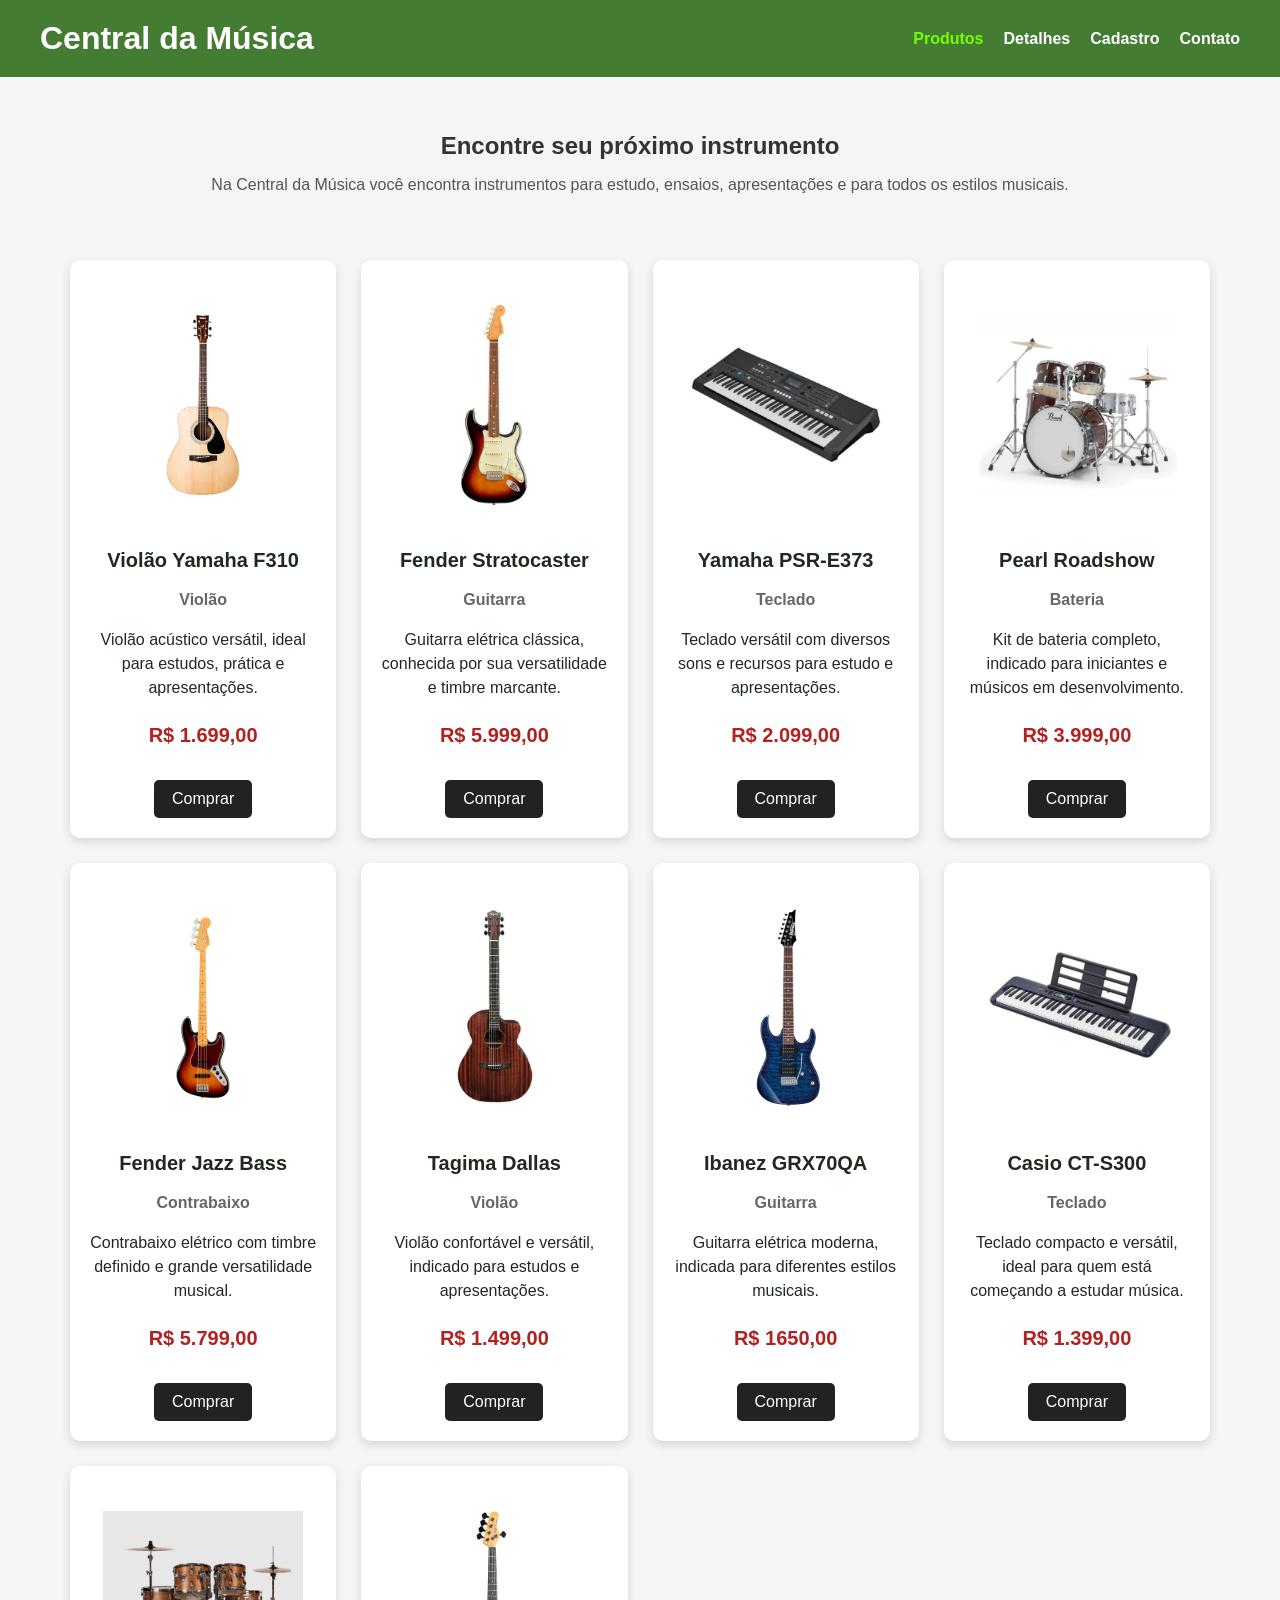
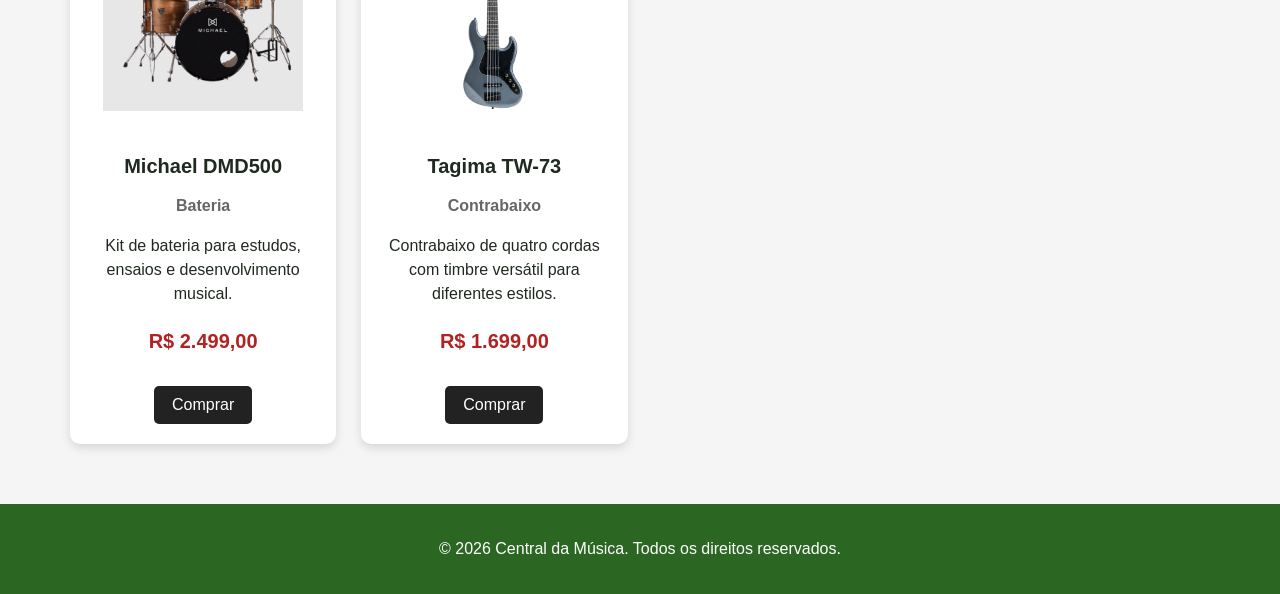
<file: index.html>
<!DOCTYPE html>
<html lang="pt-br">

<head>
    <meta charset="UTF-8">
    <meta name="viewport" content="width=device-width, initial-scale=1.0">
    <title>Central da Música - Instrumentos Musicais</title>
    <link rel="stylesheet" href="style.css">
</head>

<body>

    <header>
        <h1>Central da Música</h1>

        <nav>
            <a href="index.html" class="ativa">Produtos</a>
            <a href="detalhes.html">Detalhes</a>
            <a href="cadastro.html">Cadastro</a>
            <a href="contato.html">Contato</a>
        </nav>
    </header>

    <main>

        <section class="introducao">
            <h2>Encontre seu próximo instrumento</h2>

            <p>
                Na Central da Música você encontra instrumentos para estudo,
                ensaios, apresentações e para todos os estilos musicais.
            </p>
        </section>

        <section class="catalogo-produtos">

            <article class="card-produto">
                <img src="violao-yamaha-f310.jpg"
                    alt="Violão Yamaha F310"
                    width="200"
                    height="250">

                <h2>Violão Yamaha F310</h2>

                <p class="categoria">Violão</p>

                <p>
                    Violão acústico versátil, ideal para estudos,
                    prática e apresentações.
                </p>

                <p class="preco">R$ 1.699,00</p>

                <a href="cadastro.html">Comprar</a>
            </article>

            <article class="card-produto">
                <img src="guitarra-fender-stratocaster.jpg"
                    alt="Guitarra Fender Stratocaster"
                    width="200"
                    height="250">

                <h2>Fender Stratocaster</h2>

                <p class="categoria">Guitarra</p>

                <p>
                    Guitarra elétrica clássica, conhecida por sua
                    versatilidade e timbre marcante.
                </p>

                <p class="preco">R$ 5.999,00</p>

                <a href="cadastro.html">Comprar</a>
            </article>

            <article class="card-produto">
                <img src="teclado-yamaha-psr-e373.jpg"
                    alt="Teclado Yamaha PSR-E373"
                    width="200"
                    height="250">

                <h2>Yamaha PSR-E373</h2>

                <p class="categoria">Teclado</p>

                <p>
                    Teclado versátil com diversos sons e recursos
                    para estudo e apresentações.
                </p>

                <p class="preco">R$ 2.099,00</p>

                <a href="cadastro.html">Comprar</a>
            </article>

            <article class="card-produto">
                <img src="bateria-pearl-roadshow.jpg"
                    alt="Bateria Pearl Roadshow"
                    width="200"
                    height="250">

                <h2>Pearl Roadshow</h2>

                <p class="categoria">Bateria</p>

                <p>
                    Kit de bateria completo, indicado para iniciantes
                    e músicos em desenvolvimento.
                </p>

                <p class="preco">R$ 3.999,00</p>

                <a href="cadastro.html">Comprar</a>
            </article>

            <article class="card-produto">
                <img src="contrabaixo-fender-jazz-bass.jpg"
                    alt="Contrabaixo Fender Jazz Bass"
                    width="200"
                    height="250">

                <h2>Fender Jazz Bass</h2>

                <p class="categoria">Contrabaixo</p>

                <p>
                    Contrabaixo elétrico com timbre definido e grande
                    versatilidade musical.
                </p>

                <p class="preco">R$ 5.799,00</p>

                <a href="cadastro.html">Comprar</a>
            </article>

            <article class="card-produto">
                <img src="violao-tagima-dallas.jpg"
                    alt="Violão Tagima Dallas"
                    width="200"
                    height="250">

                <h2>Tagima Dallas</h2>

                <p class="categoria">Violão</p>

                <p>
                    Violão confortável e versátil, indicado para estudos
                    e apresentações.
                </p>

                <p class="preco">R$ 1.499,00</p>

                <a href="cadastro.html">Comprar</a>
            </article>

            <article class="card-produto">
                <img src="guitarra-ibanez-grx70qa.jpg"
                    alt="Guitarra Ibanez GRX70QA"
                    width="200"
                    height="250">

                <h2>Ibanez GRX70QA</h2>

                <p class="categoria">Guitarra</p>

                <p>
                    Guitarra elétrica moderna, indicada para diferentes
                    estilos musicais.
                </p>

                <p class="preco">R$ 1650,00</p>

                <a href="cadastro.html">Comprar</a>
            </article>

            <article class="card-produto">
                <img src="teclado-casio-ct-s300.jpg"
                    alt="Teclado Casio CT-S300"
                    width="200"
                    height="250">

                <h2>Casio CT-S300</h2>

                <p class="categoria">Teclado</p>

                <p>
                    Teclado compacto e versátil, ideal para quem está
                    começando a estudar música.
                </p>

                <p class="preco">R$ 1.399,00</p>

                <a href="cadastro.html">Comprar</a>
            </article>

            <article class="card-produto">
                <img src="bateria-michael-dmd500.jpg"
                    alt="Bateria Michael DMD500"
                    width="200"
                    height="250">

                <h2>Michael DMD500</h2>

                <p class="categoria">Bateria</p>

                <p>
                    Kit de bateria para estudos, ensaios e desenvolvimento
                    musical.
                </p>

                <p class="preco">R$ 2.499,00</p>

                <a href="cadastro.html">Comprar</a>
            </article>

            <article class="card-produto">
                <img src="contrabaixo-tagima-tw73.jpg"
                    alt="Contrabaixo Tagima TW-73"
                    width="200"
                    height="250">

                <h2>Tagima TW-73</h2>

                <p class="categoria">Contrabaixo</p>

                <p>
                    Contrabaixo de quatro cordas com timbre versátil
                    para diferentes estilos.
                </p>

                <p class="preco">R$ 1.699,00</p>

                <a href="cadastro.html">Comprar</a>
            </article>

        </section>

    </main>

    <footer>
        <p>
            &copy; 2026 Central da Música. Todos os direitos reservados.
        </p>
    </footer>

</body>

</html>
</file>
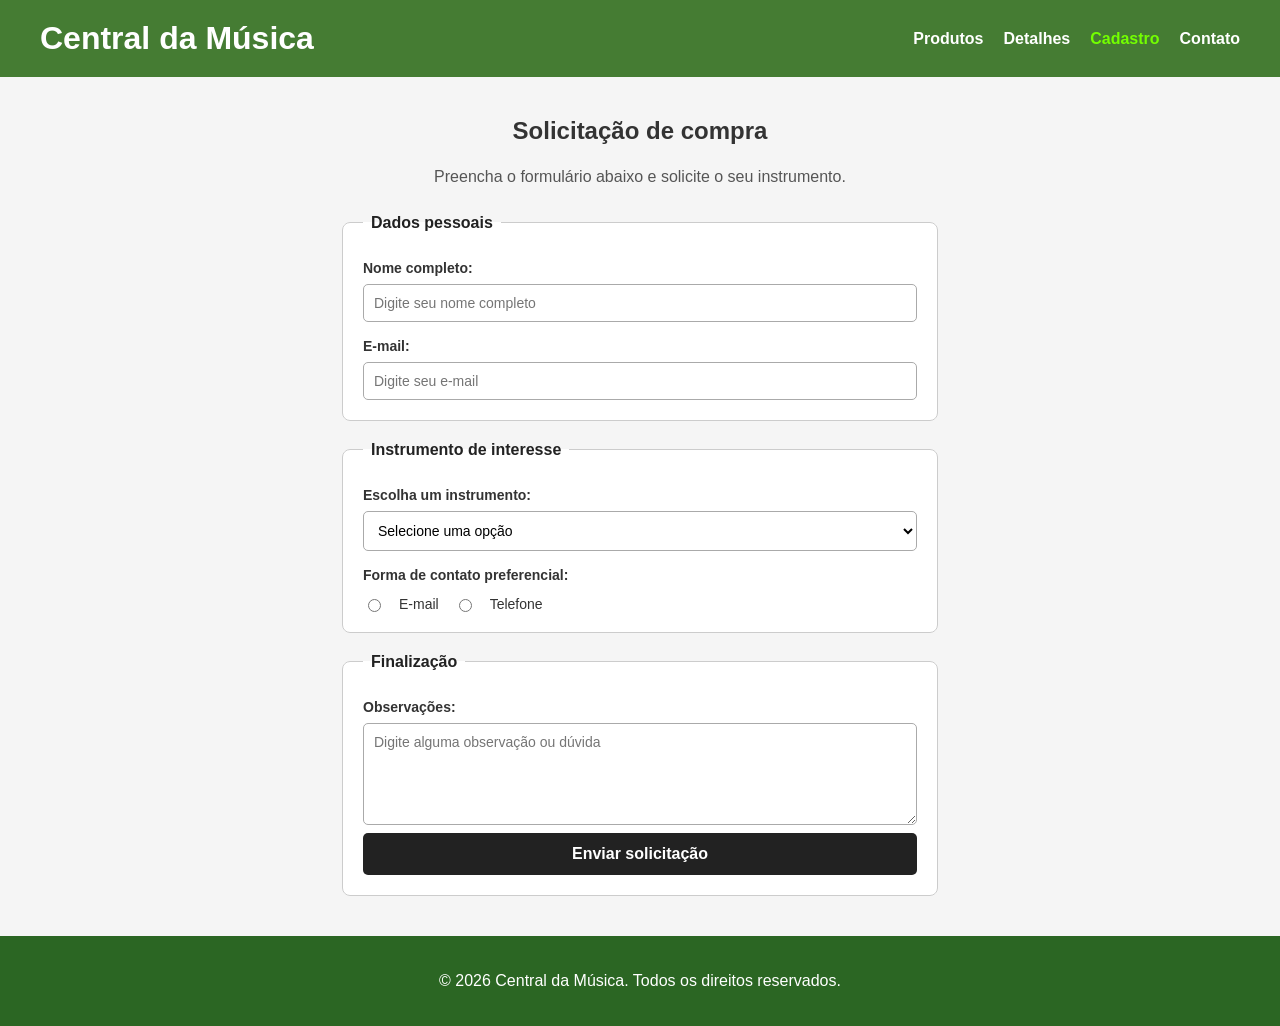
<file: cadastro.html>
<!DOCTYPE html>
<html lang="pt-br">

<head>
    <meta charset="UTF-8">
    <meta name="viewport" content="width=device-width, initial-scale=1.0">
    <title>Central da Música - Cadastro</title>
    <link rel="stylesheet" href="style.css">
</head>

<body>

    <header>
        <h1>Central da Música</h1>

        <nav>
            <a href="index.html">Produtos</a>
            <a href="detalhes.html">Detalhes</a>
            <a href="cadastro.html" class="ativa">Cadastro</a>
            <a href="contato.html">Contato</a>
        </nav>
    </header>

    <main>

        <section class="cadastro">
            <h2>Solicitação de compra</h2>

            <p>
                Preencha o formulário abaixo e solicite o seu instrumento.
            </p>

            <form>

                <fieldset>
                    <legend>Dados pessoais</legend>

                    <label for="nome">Nome completo:</label>
                    <input
                        type="text"
                        id="nome"
                        name="nome"
                        placeholder="Digite seu nome completo"
                        required>

                    <label for="email">E-mail:</label>
                    <input
                        type="email"
                        id="email"
                        name="email"
                        placeholder="Digite seu e-mail"
                        required>

                </fieldset>

                <fieldset>
                    <legend>Instrumento de interesse</legend>

                    <label for="instrumento">Escolha um instrumento:</label>

                    <select id="instrumento" name="instrumento" required>
                        <option value="">Selecione uma opção</option>
                        <option value="violao-yamaha">Violão Yamaha F310</option>
                        <option value="fender-stratocaster">Fender Stratocaster</option>
                        <option value="yamaha-psr">Yamaha PSR-E373</option>
                        <option value="pearl-roadshow">Pearl Roadshow</option>
                        <option value="fender-jazz-bass">Fender Jazz Bass</option>
                        <option value="tagima-dallas">Tagima Dallas</option>
                        <option value="ibanez-grx70qa">Ibanez GRX70QA</option>
                        <option value="casio-ct-s300">Casio CT-S300</option>
                        <option value="michael-dmd500">Michael DMD500</option>
                        <option value="tagima-tw73">Tagima TW-73</option>
                    </select>

                    <label>Forma de contato preferencial:</label>

                    <div class="opcoes-radio">

                        <input
                            type="radio"
                            id="contato-email"
                            name="contato"
                            value="email"
                            required>

                        <label for="contato-email">E-mail</label>

                        <input
                            type="radio"
                            id="contato-telefone"
                            name="contato"
                            value="telefone">

                        <label for="contato-telefone">Telefone</label>

                    </div>

                </fieldset>

                <fieldset>
                    <legend>Finalização</legend>

                    <label for="mensagem">Observações:</label>

                    <textarea
                        id="mensagem"
                        name="mensagem"
                        placeholder="Digite alguma observação ou dúvida"
                        rows="5"></textarea>

                    <button type="submit">
                        Enviar solicitação
                    </button>

                </fieldset>

            </form>

        </section>

    </main>

    <footer>
        <p>
            &copy; 2026 Central da Música. Todos os direitos reservados.
        </p>
    </footer>

</body>

</html>
</file>
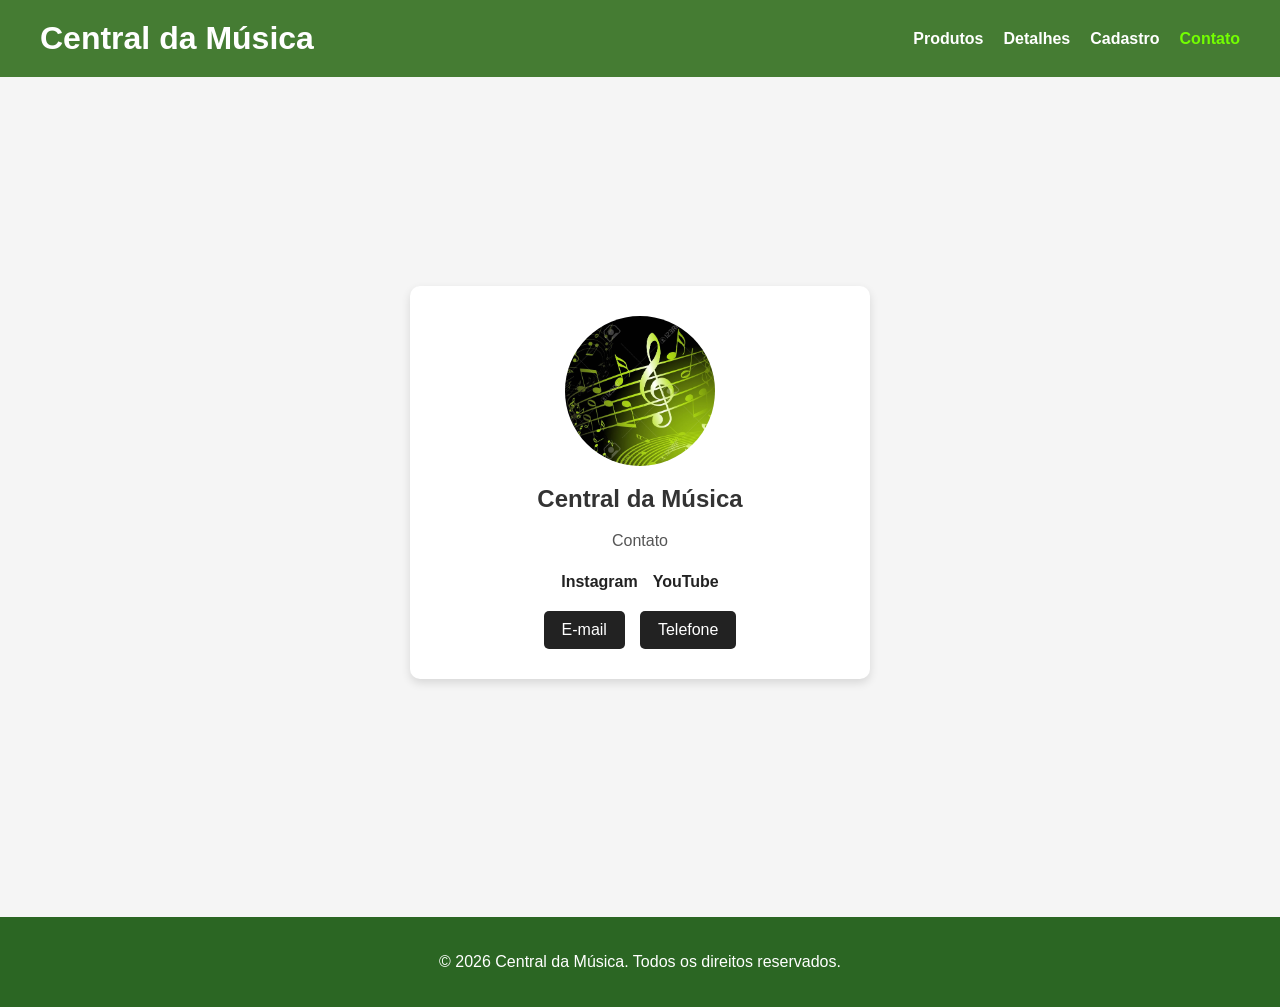
<file: contato.html>
<!DOCTYPE html>
<html lang="pt-br">

<head>
    <meta charset="UTF-8">
    <meta name="viewport" content="width=device-width, initial-scale=1.0">
    <title>Central da Música - Contato</title>
    <link rel="stylesheet" href="style.css">
</head>

<body>

    <header>
        <h1>Central da Música</h1>

        <nav>
            <a href="index.html">Produtos</a>
            <a href="detalhes.html">Detalhes</a>
            <a href="cadastro.html">Cadastro</a>
            <a href="contato.html" class="ativa">Contato</a>
        </nav>
    </header>

    <main class="area-contato">

        <section class="perfil">

            <img
                src="perfil.jpg"
                alt="Central da Música"
                width="150"
                height="150">

            <h2>Central da Música</h2>



            <p>
                Contato
            </p>

            <div class="redes-sociais">

                <a
                    href="https://www.instagram.com/"
                    target="_blank">
                    Instagram
                </a>

                <a
                    href="https://www.youtube.com/"
                    target="_blank">
                    YouTube
                </a>

            </div>

            <div class="contatos">

                <a href="tiago.estudo1@outlook.com">
                    E-mail
                </a>

                <a href="tel:+5584999999999">
                    Telefone
                </a>

            </div>

        </section>

    </main>

    <footer>
        <p>
            &copy; 2026 Central da Música. Todos os direitos reservados.
        </p>
    </footer>

</body>

</html>
</file>
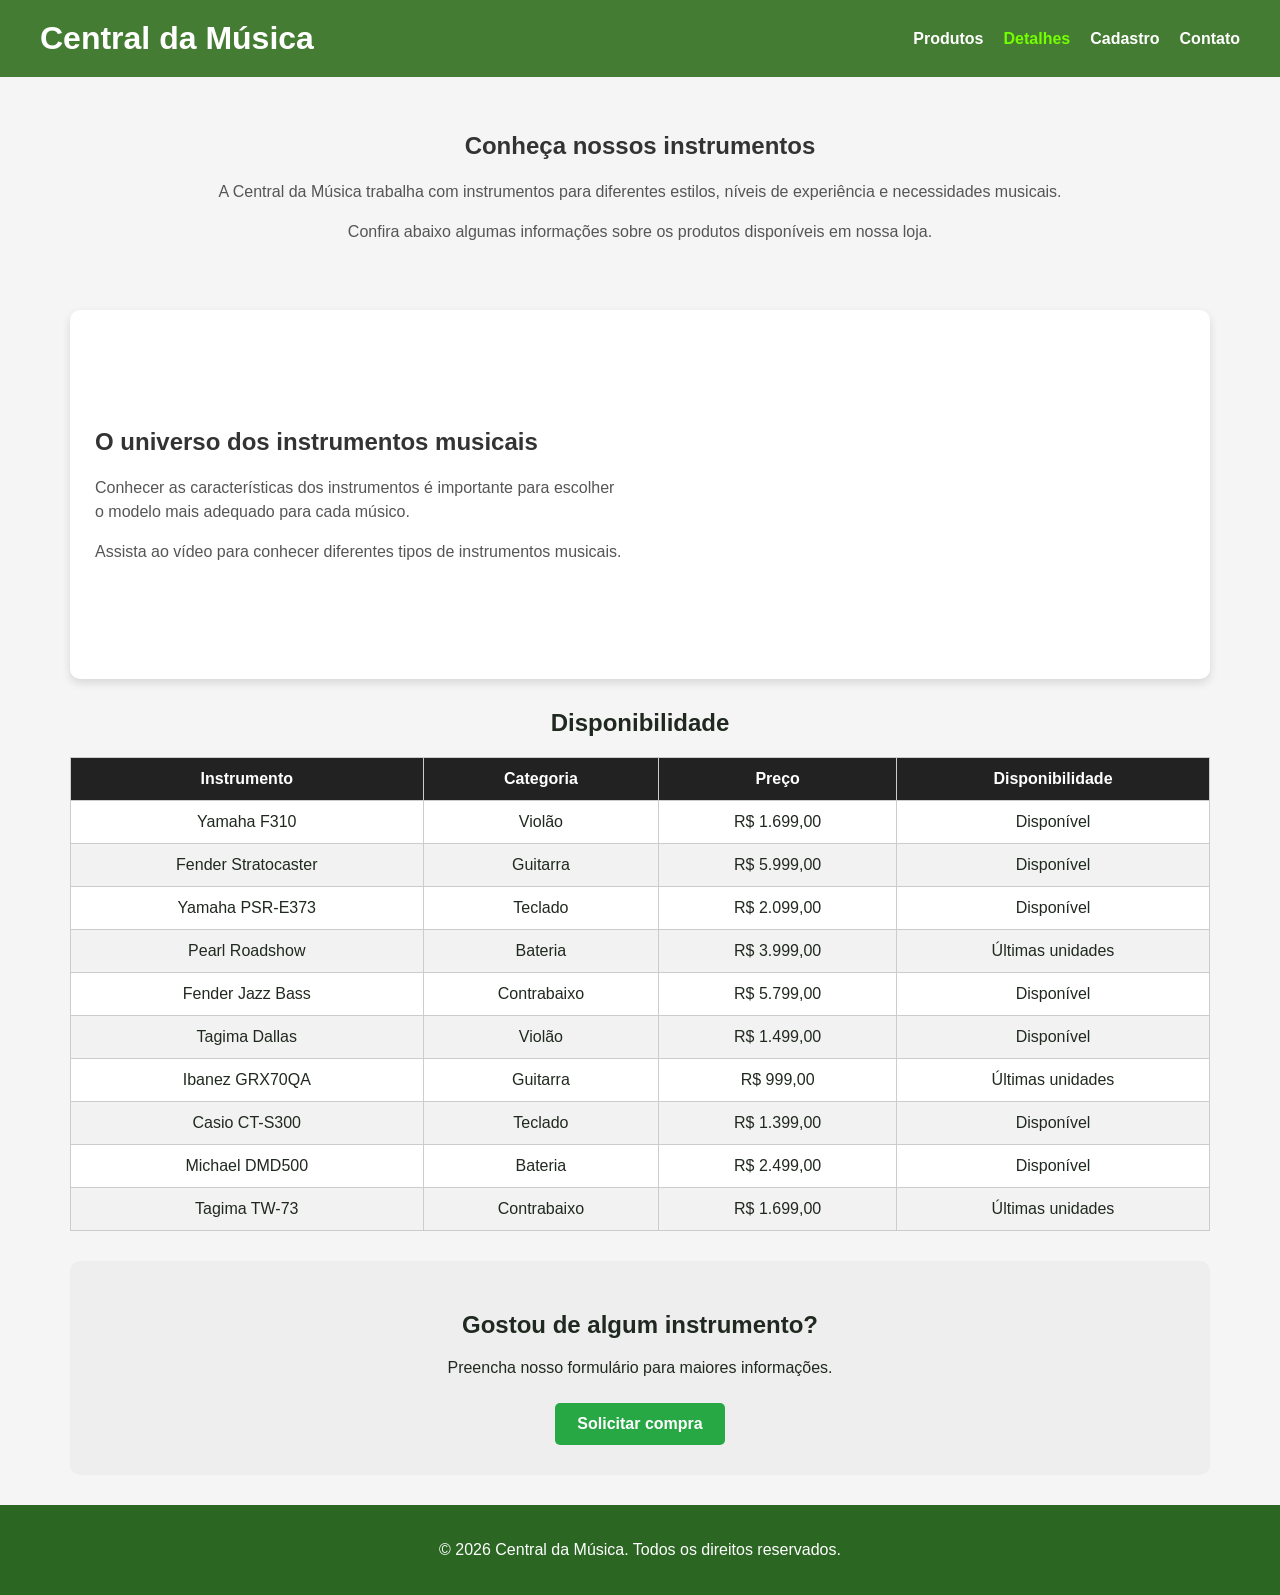
<file: detalhes.html>
<!DOCTYPE html>
<html lang="pt-br">

<head>
    <meta charset="UTF-8">
    <meta name="viewport" content="width=device-width, initial-scale=1.0">
    <title>Central da Música - Detalhes</title>
    <link rel="stylesheet" href="style.css">
</head>

<body>

    <header>
        <h1>Central da Música</h1>

        <nav>
            <a href="index.html">Produtos</a>
            <a href="detalhes.html" class="ativa">Detalhes</a>
            <a href="cadastro.html">Cadastro</a>
            <a href="contato.html">Contato</a>
        </nav>
    </header>

    <main>

        <section class="apresentacao">
            <h2>Conheça nossos instrumentos</h2>

            <p>
                A Central da Música trabalha com instrumentos para diferentes
                estilos, níveis de experiência e necessidades musicais.
            </p>

            <p>
                Confira abaixo algumas informações sobre os produtos
                disponíveis em nossa loja.
            </p>
        </section>

        <section class="video-musical">

            <div class="texto-video">
                <h2>O universo dos instrumentos musicais</h2>

                <p>
                    Conhecer as características dos instrumentos é importante
                    para escolher o modelo mais adequado para cada músico.
                </p>

                <p>
                    Assista ao vídeo para conhecer diferentes tipos de
                    instrumentos musicais.
                </p>
            </div>

            <div class="video">
                <iframe
                    width="560"
                    height="315"
                    src="https://www.youtube.com/embed/RNdDBA1U0vQ"
                    title="Vídeo sobre instrumentos musicais"
                    frameborder="0"
                    allow="accelerometer; autoplay; clipboard-write; encrypted-media; gyroscope; picture-in-picture; web-share"
                    allowfullscreen>
                </iframe>
            </div>

        </section>

        <section class="tabela-produtos">

            <h2>Disponibilidade</h2>

            <table>

                <thead>
                    <tr>
                        <th>Instrumento</th>
                        <th>Categoria</th>
                        <th>Preço</th>
                        <th>Disponibilidade</th>
                    </tr>
                </thead>

                <tbody>

                    <tr>
                        <td>Yamaha F310</td>
                        <td>Violão</td>
                        <td>R$ 1.699,00</td>
                        <td>Disponível</td>
                    </tr>

                    <tr>
                        <td>Fender Stratocaster</td>
                        <td>Guitarra</td>
                        <td>R$ 5.999,00</td>
                        <td>Disponível</td>
                    </tr>

                    <tr>
                        <td>Yamaha PSR-E373</td>
                        <td>Teclado</td>
                        <td>R$ 2.099,00</td>
                        <td>Disponível</td>
                    </tr>

                    <tr>
                        <td>Pearl Roadshow</td>
                        <td>Bateria</td>
                        <td>R$ 3.999,00</td>
                        <td>Últimas unidades</td>
                    </tr>

                    <tr>
                        <td>Fender Jazz Bass</td>
                        <td>Contrabaixo</td>
                        <td>R$ 5.799,00</td>
                        <td>Disponível</td>
                    </tr>

                    <tr>
                        <td>Tagima Dallas</td>
                        <td>Violão</td>
                        <td>R$ 1.499,00</td>
                        <td>Disponível</td>
                    </tr>

                    <tr>
                        <td>Ibanez GRX70QA</td>
                        <td>Guitarra</td>
                        <td>R$ 999,00</td>
                        <td>Últimas unidades</td>
                    </tr>

                    <tr>
                        <td>Casio CT-S300</td>
                        <td>Teclado</td>
                        <td>R$ 1.399,00</td>
                        <td>Disponível</td>
                    </tr>

                    <tr>
                        <td>Michael DMD500</td>
                        <td>Bateria</td>
                        <td>R$ 2.499,00</td>
                        <td>Disponível</td>
                    </tr>

                    <tr>
                        <td>Tagima TW-73</td>
                        <td>Contrabaixo</td>
                        <td>R$ 1.699,00</td>
                        <td>Últimas unidades</td>
                    </tr>

                </tbody>

            </table>

        </section>


        <section class="solicitacao">

            <h2>Gostou de algum instrumento?</h2>

            <p>
                Preencha nosso formulário para maiores informações.
            </p>

            <a href="cadastro.html" class="botao-solicitar">
                Solicitar compra
            </a>

        </section>

    </main>

    <footer>
        <p>
            &copy; 2026 Central da Música. Todos os direitos reservados.
        </p>
    </footer>

</body>

</html>
</file>
<file: style.css>
{
    box-sizing: border-box;
}

body {
    margin: 0;
    font-family: Arial, sans-serif;
    background-color: #f5f5f5;
    color: #202920;
}

header {
    display: flex;
    justify-content: space-between;
    align-items: center;
    padding: 20px 40px;
    background-color: #457c33;
    color: white;
}

header h1 {
    margin: 0;
}


nav {
    display: flex;
    gap: 20px;
}

nav a {
    color: white;
    text-decoration: none;
    font-weight: bold;
}

nav a:hover {
    color: #05c905;
}

nav .ativa {
    color: #73ff00;
}

main {
    max-width: 1200px;
    margin: 0 auto;
}

.introducao {
    text-align: center;
    padding: 35px 20px 20px;
}

.introducao h2 {
    margin-bottom: 10px;
    color: #333;
}

.introducao p {
    color: #555;
}

.catalogo-produtos {
    display: grid;
    grid-template-columns: repeat(auto-fit, minmax(220px, 1fr));
    gap: 25px;
    padding: 30px;
}

.card-produto {
    background-color: white;
    padding: 20px;
    border-radius: 10px;
    text-align: center;
    box-shadow: 0 4px 10px rgba(0, 0, 0, 0.12);
    transition: transform 0.3s, box-shadow 0.3s;
}

.card-produto:hover {
    transform: scale(1.04);
    box-shadow: 0 8px 18px rgba(0, 0, 0, 0.18);
}

.card-produto img {
    width: 200px;
    height: 250px;
    object-fit: contain;
    border-radius: 6px;
}

.card-produto h2 {
    font-size: 20px;
    margin: 15px 0 8px;
}

.card-produto p {
    line-height: 1.5;
}

.categoria {
    color: #666;
    font-weight: bold;
}

.preco {
    color: #b22222;
    font-size: 20px;
    font-weight: bold;
}

.card-produto a {
    display: inline-block;
    margin-top: 10px;
    padding: 10px 18px;
    background-color: #222;
    color: white;
    text-decoration: none;
    border-radius: 5px;
    transition: background-color 0.3s;
}

.card-produto a:hover {
    background-color: #444;
}

footer {
    margin-top: 30px;
    padding: 20px;
    text-align: center;
    background-color: #2b6623;
    color: white;
}

.apresentacao {
    text-align: center;
    padding: 35px 20px 20px;
}

.apresentacao h2 {
    color: #333;
}

.apresentacao p {
    color: #555;
    line-height: 1.5;
}

.video-musical {
    display: flex;
    align-items: center;
    gap: 30px;
    margin: 30px;
    padding: 25px;
    background-color: white;
    border-radius: 10px;
    box-shadow: 0 4px 10px rgba(0, 0, 0, 0.12);
}

.texto-video {
    flex: 1;
}

.texto-video h2 {
    color: #333;
}

.texto-video p {
    line-height: 1.5;
    color: #555;
}

.video {
    flex: 1;
}

.video iframe {
    width: 100%;
    max-width: 560px;
    border-radius: 8px;
}

.tabela-produtos {
    margin: 30px;
}

.tabela-produtos h2 {
    text-align: center;
    margin-bottom: 20px;
}

table {
    width: 100%;
    border-collapse: collapse;
    background-color: white;
}

th,
td {
    border: 1px solid #ccc;
    padding: 12px;
    text-align: center;
}

th {
    background-color: #222;
    color: white;
}

tbody tr:nth-child(even) {
    background-color: #f2f2f2;
}

tbody tr:hover {
    background-color: #fff0c2;
}

.estoque {
    margin: 30px;
    padding: 25px;
    background-color: white;
    border-radius: 10px;
    box-shadow: 0 4px 10px rgba(0, 0, 0, 0.12);
}

.estoque h2 {
    margin-top: 0;
}

.indicador {
    display: flex;
    align-items: center;
    gap: 15px;
}

.indicador progress {
    width: 300px;
    height: 20px;
}

.solicitacao {
    margin: 30px;
    padding: 30px;
    text-align: center;
    background-color: #eeeeee;
    border-radius: 10px;
}

.botao-solicitar {
    display: inline-block;
    margin-top: 10px;
    padding: 12px 22px;
    background-color: #28a745;
    color: white;
    text-decoration: none;
    border-radius: 5px;
    font-weight: bold;
}

.botao-solicitar:hover {
    background-color: #218838;
}

.cadastro {
    max-width: 600px;
    margin: 40px auto;
    padding: 0 20px;
}

.cadastro h2 {
    text-align: center;
    color: #333;
}

.cadastro > p {
    text-align: center;
    color: #555;
    line-height: 1.5;
}

form {
    margin-top: 25px;
}

fieldset {
    display: flex;
    flex-direction: column;
    gap: 8px;
    padding: 20px;
    margin-bottom: 20px;
    border: 1px solid #ccc;
    border-radius: 8px;
    background-color: white;
}

legend {
    font-weight: bold;
    color: #222;
    padding: 0 8px;
}

label {
    font-size: 14px;
    font-weight: bold;
    color: #333;
    margin-top: 8px;
}

input[type="text"],
input[type="email"],
select,
textarea {
    padding: 10px;
    border: 1px solid #aaa;
    border-radius: 5px;
    font-family: Arial, sans-serif;
    font-size: 14px;
    background-color: white;
}

textarea {
    resize: vertical;
}

input[type="text"]:focus,
input[type="email"]:focus,
select:focus,
textarea:focus {
    outline: none;
    border-color: #222;
    box-shadow: 0 0 5px rgba(34, 34, 34, 0.3);
}

.opcoes-radio {
    display: flex;
    gap: 15px;
    align-items: center;
    margin-top: 5px;
}

.opcoes-radio label {
    font-weight: normal;
    margin-top: 0;
}

.opcoes-radio input[type="radio"] {
    cursor: pointer;
}

button[type="submit"] {
    padding: 12px;
    background-color: #222;
    color: white;
    border: none;
    border-radius: 5px;
    font-size: 16px;
    font-weight: bold;
    cursor: pointer;
}

button[type="submit"]:hover {
    background-color: #444;
}

.area-contato {
    display: flex;
    justify-content: center;
    align-items: center;
    min-height: calc(100vh - 150px);
    padding: 30px;
}

.perfil {
    width: 400px;
    padding: 30px;
    text-align: center;
    background-color: white;
    border-radius: 10px;
    box-shadow: 0 4px 10px rgba(0, 0, 0, 0.12);
}

.perfil img {
    width: 150px;
    height: 150px;
    border-radius: 50%;
    object-fit: cover;
}

.perfil h2 {
    margin: 15px 0 10px;
    color: #333;
}

.perfil p {
    color: #555;
    line-height: 1.5;
}

.redes-sociais {
    display: flex;
    justify-content: center;
    gap: 15px;
    margin: 20px 0;
}

.redes-sociais a {
    color: #222;
    text-decoration: none;
    font-weight: bold;
}

.redes-sociais a:hover {
    color: #b22222;
}

.contatos {
    display: flex;
    justify-content: center;
    gap: 15px;
}

.contatos a {
    padding: 10px 18px;
    background-color: #222;
    color: white;
    text-decoration: none;
    border-radius: 5px;
}

.contatos a:hover {
    background-color: #444;
}
</file>
